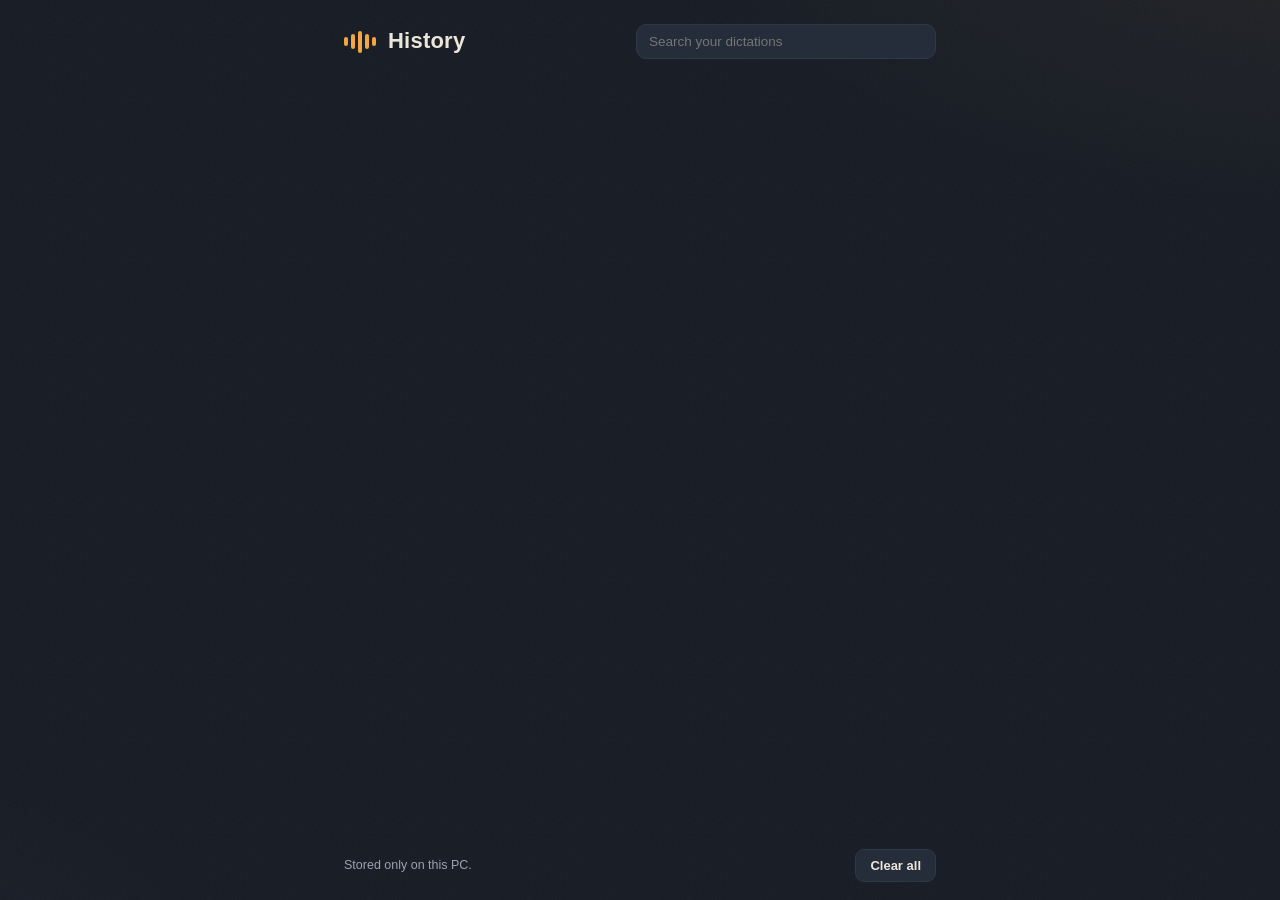
<file: ui/history.html>
<!doctype html>
<html lang="en">
<head>
  <meta charset="utf-8">
  <title>Saywell history</title>
  <link rel="stylesheet" href="base.css">
  <link rel="stylesheet" href="history.css">
</head>
<body class="window">
  <main>
    <header class="top rise">
      <div class="brand">
        <div class="mark" aria-hidden="true"><i></i><i></i><i></i><i></i><i></i></div>
        <h1>History</h1>
      </div>
      <input id="search" type="search" placeholder="Search your dictations" aria-label="Search history" autocomplete="off" spellcheck="false">
    </header>
    <p class="note rise" id="summary"></p>
    <ol class="list rise" id="list" aria-live="polite"></ol>
    <div class="empty rise" id="empty" hidden>
      <div class="mark big" aria-hidden="true"><i></i><i></i><i></i><i></i><i></i></div>
      <p id="empty-text">Nothing here yet. Your dictations will show up here.</p>
    </div>
    <button id="more" hidden>Show older</button>
    <footer class="foot rise">
      <span class="note">Stored only on this PC. <span id="retention"></span></span>
      <button id="clear" class="danger">Clear all</button>
    </footer>
  </main>
  <script src="keys.js"></script>
  <script src="history.js"></script>
</body>
</html>
</file>
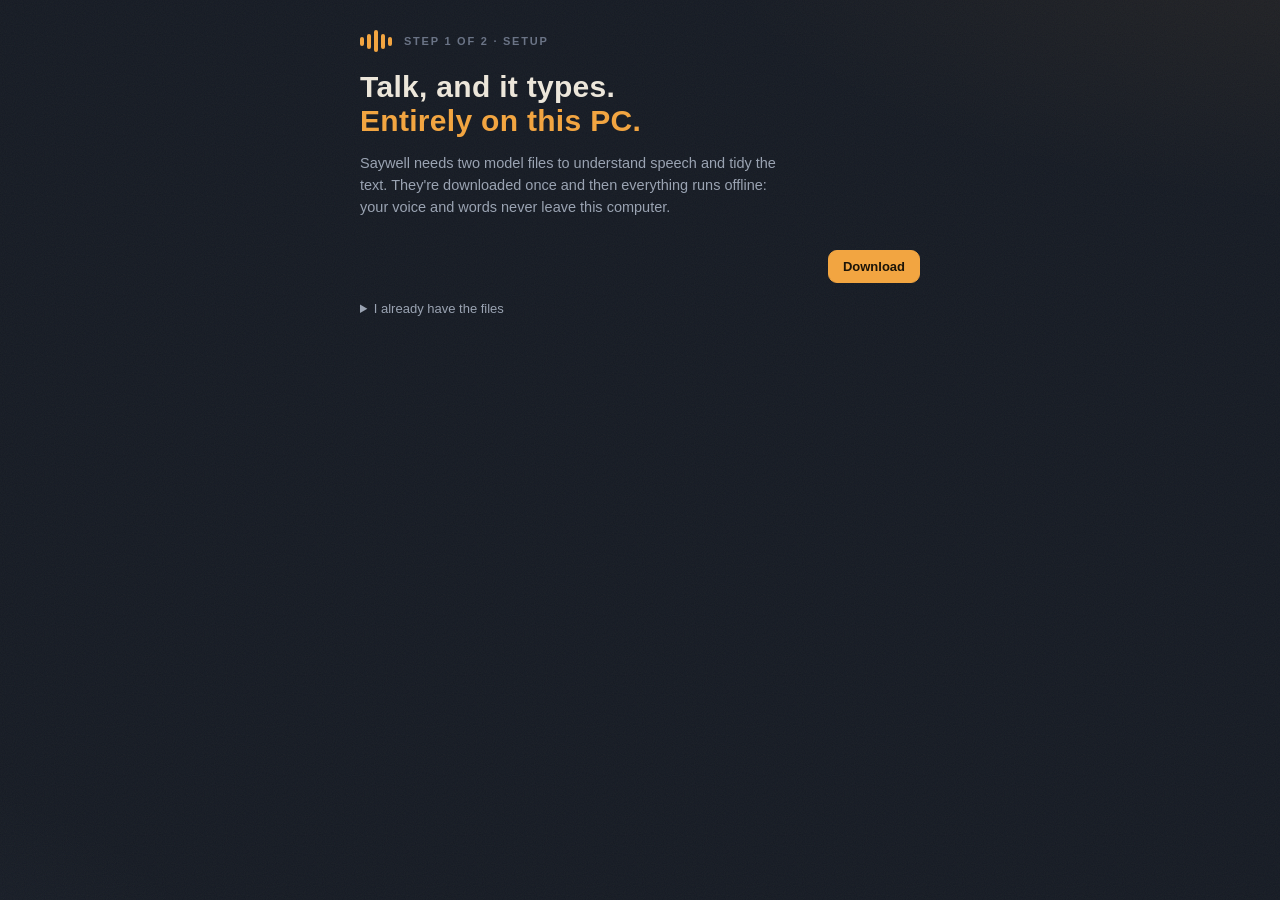
<file: ui/onboarding.html>
<!doctype html>
<html lang="en">
<head>
  <meta charset="utf-8">
  <title>Welcome to Saywell</title>
  <link rel="stylesheet" href="base.css">
  <link rel="stylesheet" href="onboarding.css">
</head>
<body class="window">
  <main>
    <header class="brand rise">
      <div class="mark" aria-hidden="true"><i></i><i></i><i></i><i></i><i></i></div>
      <div class="eyebrow" id="step-label">Step 1 of 2 · Setup</div>
    </header>

    <!-- Step 1: models -->
    <section id="step-models">
      <h1 class="rise">Talk, and it types.<br><span class="soft">Entirely on this PC.</span></h1>
      <p class="lede rise">Saywell needs two model files to understand speech and tidy the text. They're downloaded once and then everything runs offline: your voice and words never leave this computer.</p>

      <div class="models rise" id="models"></div>

      <div class="actions rise">
        <div class="note" id="total"></div>
        <div class="buttons">
          <button id="download" class="primary">Download</button>
          <button id="continue" class="primary" hidden>Continue</button>
        </div>
      </div>
      <div class="error" id="dl-error" role="alert"></div>
      <details class="manual rise">
        <summary>I already have the files</summary>
        <p class="note">Point Saywell at the folder that holds them:</p>
        <form class="folder" id="folder-form">
          <input id="folder" type="text" placeholder="e.g. D:\models" aria-label="Folder with the model files" autocomplete="off" spellcheck="false">
          <button type="submit">Use this folder</button>
        </form>
        <p class="note">Or copy them into <span class="path" id="models_dir"></span> and click <em>Check again</em>.</p>
        <div class="buttons"><button id="open-dir">Open folder</button><button id="recheck">Check again</button></div>
      </details>
    </section>

    <!-- Step 2: try it -->
    <section id="step-try" hidden>
      <h1 class="rise">Give it a try.</h1>
      <p class="lede rise">Click the box below. Then <b>hold <span class="keycap small" id="key"></span></b>, say a sentence, and let go.</p>
      <div class="engine rise"><span class="dot" id="engine-dot"></span><span id="engine">Loading the speech model…</span></div>
      <textarea id="try" class="rise" rows="5" placeholder="Your words will appear here."></textarea>
      <ul class="tips rise">
        <li><b>Double-tap</b> the key to keep talking hands-free; tap again to finish.</li>
        <li><b>Esc</b> cancels while you're talking.</li>
        <li>Change the key, microphone and more from the tray icon → <b>Settings</b>.</li>
      </ul>
      <div class="actions rise"><span></span><button id="done" class="primary">Done</button></div>
    </section>
  </main>
  <script src="keys.js"></script>
  <script src="onboarding.js"></script>
</body>
</html>
</file>
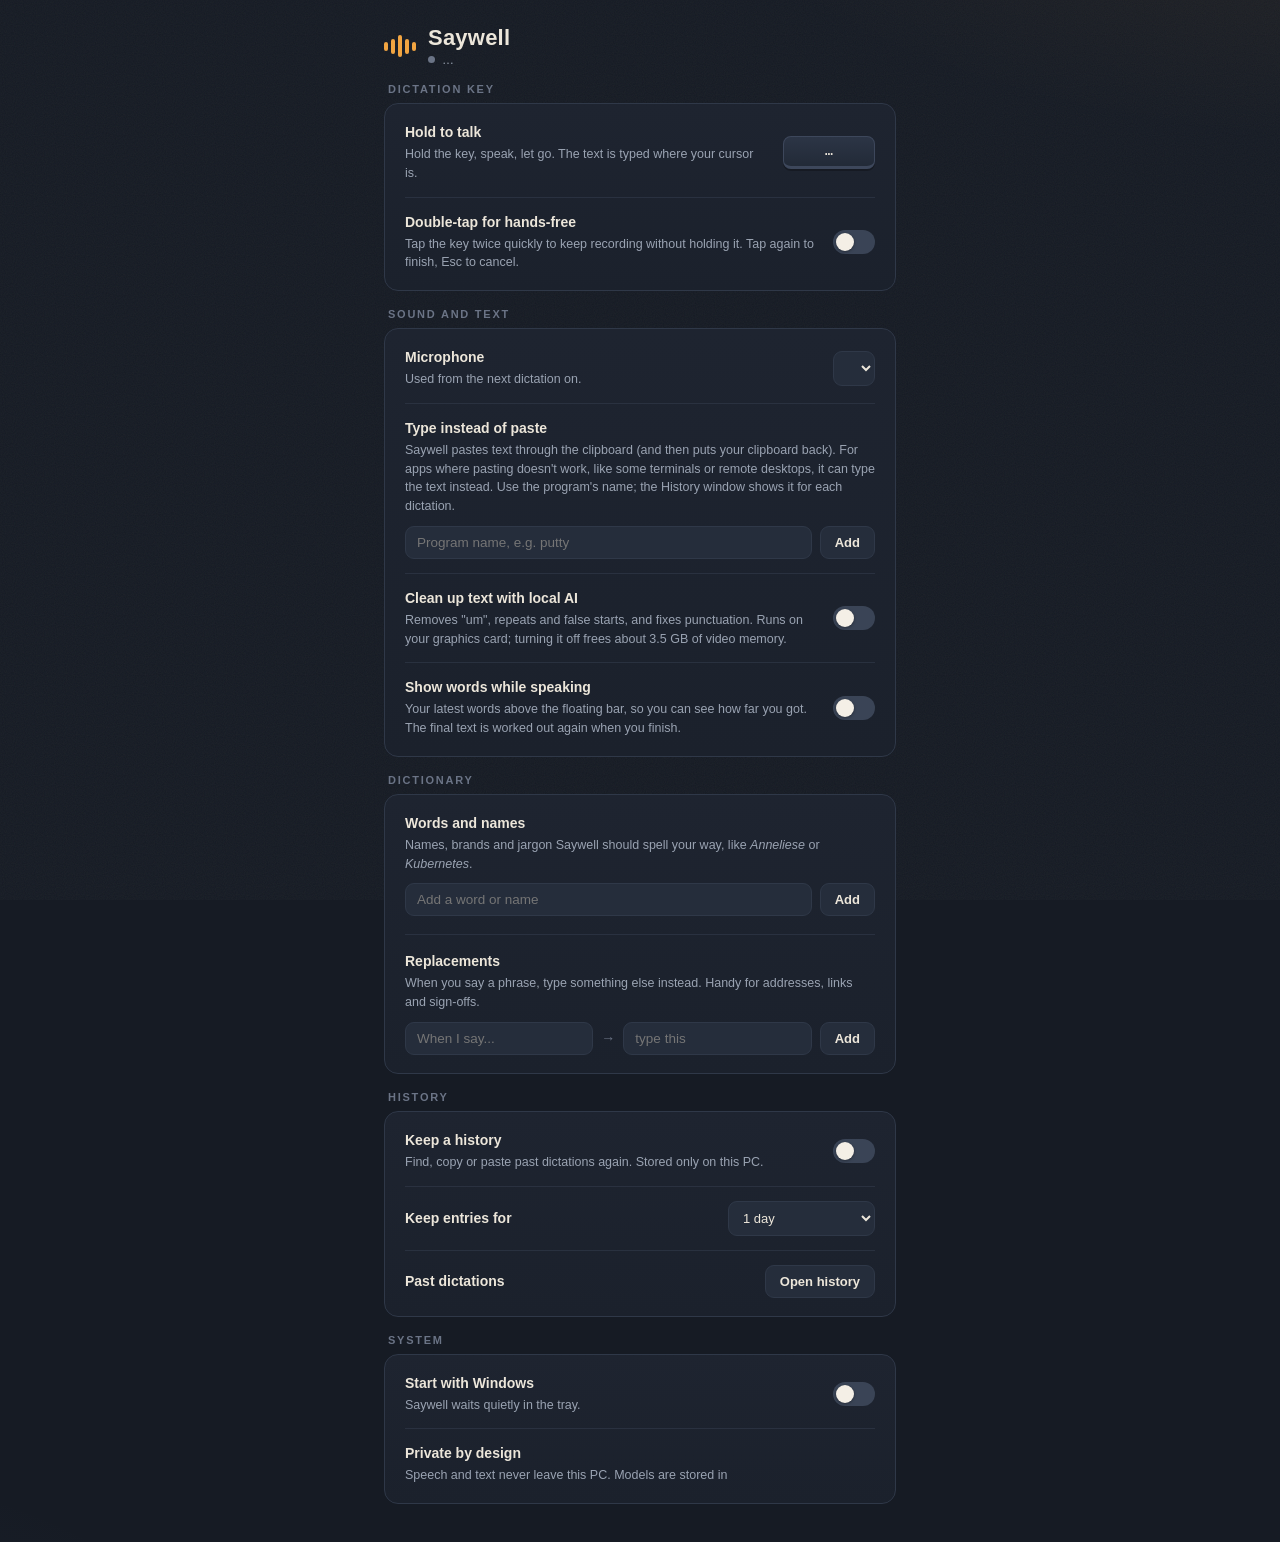
<file: ui/settings.html>
<!doctype html>
<html lang="en">
<head>
  <meta charset="utf-8">
  <title>Saywell settings</title>
  <link rel="stylesheet" href="base.css">
  <link rel="stylesheet" href="settings.css">
</head>
<body class="window">
  <main>
    <header class="brand rise">
      <div class="mark" aria-hidden="true"><i></i><i></i><i></i><i></i><i></i></div>
      <div>
        <h1>Saywell</h1>
        <div class="status" id="status">…</div>
      </div>
    </header>

    <section class="rise">
      <div class="eyebrow">Dictation key</div>
      <div class="card">
        <div class="row">
          <div>
            <div class="label">Hold to talk</div>
            <div class="desc" id="key-desc">Hold the key, speak, let go. The text is typed where your cursor is.</div>
          </div>
          <button class="keycap" id="keycap" title="Click, then press the key you want to use">…</button>
        </div>
        <div class="error" id="key-error" role="alert"></div>
        <div class="row">
          <div>
            <div class="label">Double-tap for hands-free</div>
            <div class="desc">Tap the key twice quickly to keep recording without holding it. Tap again to finish, Esc to cancel.</div>
          </div>
          <label class="switch"><input type="checkbox" id="double_tap_hands_free" aria-label="Double-tap for hands-free"></label>
        </div>
      </div>
    </section>

    <section class="rise">
      <div class="eyebrow">Sound and text</div>
      <div class="card">
        <div class="row">
          <div>
            <div class="label">Microphone</div>
            <div class="desc">Used from the next dictation on.</div>
          </div>
          <select id="mic" aria-label="Microphone"></select>
        </div>
        <div class="row column">
          <div>
            <div class="label">Type instead of paste</div>
            <div class="desc">Saywell pastes text through the clipboard (and then puts your clipboard back). For apps where pasting doesn't work, like some terminals or remote desktops, it can type the text instead. Use the program's name; the History window shows it for each dictation.</div>
          </div>
          <form class="adder" id="app-form">
            <input id="app-name" type="text" placeholder="Program name, e.g. putty" aria-label="Program name" autocomplete="off" spellcheck="false" maxlength="64">
            <button type="submit">Add</button>
          </form>
          <ul class="chips" id="type-apps"></ul>
          <div class="error" id="app-error" role="alert"></div>
        </div>
        <div class="row">
          <div>
            <div class="label">Clean up text with local AI</div>
            <div class="desc">Removes "um", repeats and false starts, and fixes punctuation. Runs on your graphics card; turning it off frees about 3.5&nbsp;GB of video memory.</div>
          </div>
          <label class="switch"><input type="checkbox" id="cleanup_enabled" aria-label="Clean up text with local AI"></label>
        </div>
        <div class="row">
          <div>
            <div class="label">Show words while speaking</div>
            <div class="desc">Your latest words above the floating bar, so you can see how far you got. The final text is worked out again when you finish.</div>
          </div>
          <label class="switch"><input type="checkbox" id="preview_caption" aria-label="Show words while speaking"></label>
        </div>
      </div>
    </section>

    <section class="rise">
      <div class="eyebrow">Dictionary</div>
      <div class="card">
        <div class="label">Words and names</div>
        <div class="desc">Names, brands and jargon Saywell should spell your way, like <i>Anneliese</i> or <i>Kubernetes</i>.</div>
        <form class="adder" id="term-form">
          <input id="term" type="text" placeholder="Add a word or name" aria-label="Add a word or name" autocomplete="off" spellcheck="false" maxlength="60">
          <button type="submit">Add</button>
        </form>
        <ul class="chips" id="terms"></ul>

        <div class="label sub">Replacements</div>
        <div class="desc">When you say a phrase, type something else instead. Handy for addresses, links and sign-offs.</div>
        <form class="adder rule" id="rule-form">
          <input id="find" type="text" placeholder="When I say..." aria-label="When I say" autocomplete="off" spellcheck="false">
          <span class="arrow" aria-hidden="true">&rarr;</span>
          <input id="replace" type="text" placeholder="type this" aria-label="Type this instead" autocomplete="off" spellcheck="false">
          <button type="submit">Add</button>
        </form>
        <ul class="rules" id="rules"></ul>
        <div class="error" id="dict-error" role="alert"></div>
      </div>
    </section>

    <section class="rise">
      <div class="eyebrow">History</div>
      <div class="card">
        <div class="row">
          <div>
            <div class="label">Keep a history</div>
            <div class="desc">Find, copy or paste past dictations again. Stored only on this PC.</div>
          </div>
          <label class="switch"><input type="checkbox" id="history_enabled" aria-label="Keep a history"></label>
        </div>
        <div class="row">
          <div>
            <div class="label">Keep entries for</div>
          </div>
          <select id="history_days" aria-label="Keep entries for">
            <option value="1">1 day</option>
            <option value="7">7 days</option>
            <option value="30">30 days</option>
            <option value="90">90 days</option>
            <option value="0">Until I delete them</option>
          </select>
        </div>
        <div class="row">
          <div><div class="label">Past dictations</div></div>
          <button id="open-history">Open history</button>
        </div>
      </div>
    </section>

    <section class="rise">
      <div class="eyebrow">System</div>
      <div class="card">
        <div class="row">
          <div>
            <div class="label">Start with Windows</div>
            <div class="desc">Saywell waits quietly in the tray.</div>
          </div>
          <label class="switch"><input type="checkbox" id="start_with_windows" aria-label="Start with Windows"></label>
        </div>
        <div class="row">
          <div>
            <div class="label">Private by design</div>
            <div class="desc">Speech and text never leave this PC. Models are stored in <span class="path" id="models_dir"></span></div>
          </div>
        </div>
      </div>
    </section>

    <footer class="note rise"><span id="saved" class="saved"></span><span id="version"></span></footer>
  </main>
  <script src="keys.js"></script>
  <script src="settings.js"></script>
</body>
</html>
</file>
<file: ui/base.css>
/* Saywell shared look: slate panels, one amber signal colour, fonts that ship with Windows 11. */
:root {
  --ink: #0f131a;
  --slate: #161b24;
  --panel: #1e2430;
  --panel-2: #252d3b;
  --line: #2f3848;
  --text: #ece6da;
  --muted: #9aa3b2;
  --faint: #6b7486;
  --amber: #f2a541;
  --amber-deep: #c97d1c;
  --amber-glow: rgba(242, 165, 65, 0.18);
  --coral: #ef7a5d;
  --ok: #8fc79a;
  --display: "Bahnschrift", "Segoe UI Variable Display", "Segoe UI", sans-serif;
  --body: "Segoe UI Variable Text", "Segoe UI", sans-serif;
  --mono: "Cascadia Mono", "Cascadia Code", Consolas, monospace;
  color-scheme: dark;
}

* { box-sizing: border-box; }

html, body { margin: 0; }

body.window {
  min-height: 100vh;
  background:
    radial-gradient(1200px 500px at 110% -10%, rgba(242, 165, 65, 0.07), transparent 60%),
    radial-gradient(800px 400px at -20% 110%, rgba(120, 140, 180, 0.06), transparent 60%),
    var(--slate);
  color: var(--text);
  font: 14px/1.5 var(--body);
  -webkit-font-smoothing: antialiased;
  user-select: none;
}

/* Fine grain so large dark areas don't look flat. */
body.window::before {
  content: "";
  position: fixed;
  inset: 0;
  pointer-events: none;
  opacity: 0.05;
  background-image: url("data:image/svg+xml;utf8,<svg xmlns='http://www.w3.org/2000/svg' width='160' height='160'><filter id='n'><feTurbulence type='fractalNoise' baseFrequency='0.9' numOctaves='2' stitchTiles='stitch'/></filter><rect width='100%' height='100%' filter='url(%23n)'/></svg>");
}

.brand {
  display: flex;
  align-items: center;
  gap: 12px;
}

/* The five-bar mark from the app icon. */
.mark { display: flex; align-items: center; gap: 3px; height: 22px; }
.mark i { display: block; width: 4px; border-radius: 2px; background: var(--amber); }
.mark i:nth-child(1), .mark i:nth-child(5) { height: 9px; }
.mark i:nth-child(2), .mark i:nth-child(4) { height: 15px; }
.mark i:nth-child(3) { height: 22px; }

h1 {
  margin: 0;
  font: 600 22px/1.1 var(--display);
  letter-spacing: 0.01em;
}

.eyebrow {
  font: 600 11px/1 var(--display);
  letter-spacing: 0.16em;
  text-transform: uppercase;
  color: var(--faint);
}

.card {
  background: linear-gradient(180deg, var(--panel), #1b212c);
  border: 1px solid var(--line);
  border-radius: 14px;
  padding: 18px 20px;
}

.row { display: flex; align-items: center; justify-content: space-between; gap: 16px; }
.row ~ .row { margin-top: 14px; padding-top: 14px; border-top: 1px solid rgba(47, 56, 72, 0.7); }
.row .label { font-weight: 600; }
.row .desc { color: var(--muted); font-size: 12.5px; margin-top: 2px; }

button {
  font: 600 13px/1 var(--body);
  color: var(--text);
  background: var(--panel-2);
  border: 1px solid var(--line);
  border-radius: 9px;
  padding: 9px 14px;
  cursor: pointer;
  transition: border-color 0.15s, background 0.15s, transform 0.05s;
}
button:hover { border-color: #46516a; }
button:active { transform: translateY(1px); }
button:focus-visible, select:focus-visible, input:focus-visible { outline: 2px solid var(--amber); outline-offset: 2px; }
button.primary { background: var(--amber); border-color: var(--amber); color: #1b1408; }
button.primary:hover { background: #f6b55e; }
button:disabled { opacity: 0.45; cursor: default; transform: none; }

select {
  font: 13px var(--body);
  color: var(--text);
  background: var(--panel-2);
  border: 1px solid var(--line);
  border-radius: 9px;
  padding: 8px 10px;
  max-width: 260px;
}

/* Toggle switch built on a checkbox. */
.switch { position: relative; flex: none; width: 42px; height: 24px; }
.switch input { appearance: none; margin: 0; width: 100%; height: 100%; border-radius: 12px; background: #3a4456; cursor: pointer; transition: background 0.18s; }
.switch input:checked { background: var(--amber); }
.switch::after {
  content: ""; position: absolute; top: 3px; left: 3px; width: 18px; height: 18px; border-radius: 50%;
  background: #f4efe6; pointer-events: none; transition: transform 0.18s cubic-bezier(.3,.7,.4,1);
  box-shadow: 0 1px 3px rgba(0,0,0,.35);
}
.switch:has(input:checked)::after { transform: translateX(18px); }

/* A physical-looking key cap. */
.keycap {
  display: inline-flex; align-items: center; justify-content: center;
  min-width: 92px; padding: 8px 14px; white-space: nowrap;
  font: 600 13px/1 var(--mono);
  color: var(--text);
  background: linear-gradient(180deg, #2c3546, #222a37);
  border: 1px solid #3d475b;
  border-bottom-width: 3px;
  border-radius: 8px;
  box-shadow: 0 2px 0 rgba(0,0,0,.25);
}
.keycap.listening { border-color: var(--amber); color: var(--amber); animation: pulse 1.1s ease-in-out infinite; }
@keyframes pulse { 50% { box-shadow: 0 0 0 5px var(--amber-glow); } }

.note { color: var(--muted); font-size: 12.5px; }
.error { color: var(--coral); font-size: 12.5px; min-height: 1em; }
code, .path { font: 12px var(--mono); color: var(--muted); word-break: break-all; user-select: text; }

@keyframes rise { from { opacity: 0; transform: translateY(8px); } to { opacity: 1; transform: none; } }
.rise { animation: rise 0.45s cubic-bezier(.2,.7,.3,1) both; }
.rise:nth-child(2) { animation-delay: 0.05s; }
.rise:nth-child(3) { animation-delay: 0.1s; }
.rise:nth-child(4) { animation-delay: 0.15s; }
.rise:nth-child(5) { animation-delay: 0.2s; }
.rise:nth-child(6) { animation-delay: 0.25s; }
@media (prefers-reduced-motion: reduce) { .rise, .keycap.listening { animation: none; } }
</file>
<file: ui/history.css>
main {
  max-width: 640px;
  margin: 0 auto;
  padding: 24px 24px 18px;
  display: flex;
  flex-direction: column;
  gap: 12px;
  min-height: 100vh;
}

.top { display: flex; align-items: center; justify-content: space-between; gap: 16px; }

input[type="search"] {
  flex: 1;
  max-width: 300px;
  font: 13.5px var(--body);
  color: var(--text);
  background: var(--panel-2);
  border: 1px solid var(--line);
  border-radius: 10px;
  padding: 9px 12px;
  user-select: text;
}
input[type="search"]:focus { outline: none; border-color: var(--amber); box-shadow: 0 0 0 3px var(--amber-glow); }

.list { list-style: none; margin: 0; padding: 0; display: flex; flex-direction: column; gap: 8px; }

/* Day headings between entries. */
.day {
  margin: 10px 4px 2px;
  font: 600 11px/1 var(--display);
  letter-spacing: 0.14em;
  text-transform: uppercase;
  color: var(--faint);
}

.entry {
  position: relative;
  padding: 12px 14px 12px 16px;
  background: linear-gradient(180deg, var(--panel), #1b212c);
  border: 1px solid var(--line);
  border-radius: 12px;
  transition: border-color 0.15s;
}
.entry:hover, .entry:focus-within { border-color: #46516a; }
.entry .text { font-size: 14px; line-height: 1.5; white-space: pre-wrap; word-break: break-word; user-select: text; }
.entry .meta { margin-top: 6px; display: flex; gap: 10px; font: 12px var(--mono); color: var(--faint); }
.entry .meta .app { color: var(--muted); }

.entry .actions {
  position: absolute;
  top: 8px;
  right: 8px;
  display: flex;
  gap: 4px;
  opacity: 0;
  transition: opacity 0.12s;
}
.entry:hover .actions, .entry:focus-within .actions { opacity: 1; }
.actions button { padding: 6px 10px; font-size: 12px; background: #2a3242; }
.actions button.flash { border-color: var(--ok); color: var(--ok); }

.empty { text-align: center; color: var(--muted); padding: 60px 0; }
.mark.big { justify-content: center; height: 34px; opacity: 0.5; margin-bottom: 10px; }
.mark.big i { width: 6px; }
.mark.big i:nth-child(1), .mark.big i:nth-child(5) { height: 14px; }
.mark.big i:nth-child(2), .mark.big i:nth-child(4) { height: 24px; }
.mark.big i:nth-child(3) { height: 34px; }

#more { align-self: center; }

.foot { margin-top: auto; padding-top: 8px; display: flex; justify-content: space-between; align-items: center; }
button.danger:hover { border-color: var(--coral); color: var(--coral); }
</file>
<file: ui/onboarding.css>
main {
  max-width: 620px;
  margin: 0 auto;
  padding: 30px 30px 24px;
  display: flex;
  flex-direction: column;
  gap: 18px;
}

section { display: flex; flex-direction: column; gap: 16px; }
section[hidden] { display: none; }

h1 { font-size: 30px; line-height: 1.12; font-weight: 600; }
h1 .soft { color: var(--amber); }
.lede { margin: 0; color: var(--muted); font-size: 14.5px; max-width: 52ch; }

.models { display: flex; flex-direction: column; gap: 10px; }

.model {
  display: grid;
  grid-template-columns: auto 1fr auto;
  align-items: center;
  gap: 4px 14px;
  padding: 14px 16px;
  background: linear-gradient(180deg, var(--panel), #1b212c);
  border: 1px solid var(--line);
  border-radius: 12px;
}
.model .name { font-weight: 600; }
.model .size { font: 12px var(--mono); color: var(--faint); text-align: right; }
.model .sub { grid-column: 2 / 4; font-size: 12.5px; color: var(--muted); }
.model .check { grid-row: 1 / 3; }
.model .check input { width: 17px; height: 17px; accent-color: var(--amber); }
.model.present .size { color: var(--ok); }

/* Progress as a segmented meter, echoing the level bars. */
.meterbar {
  grid-column: 1 / 4;
  height: 8px;
  margin-top: 8px;
  border-radius: 4px;
  background:
    repeating-linear-gradient(90deg, transparent 0 9px, var(--slate) 9px 11px),
    linear-gradient(90deg, var(--amber) var(--p, 0%), #2c3444 var(--p, 0%));
}
.model:not(.downloading):not(.failed) .meterbar { display: none; }
.model.failed .meterbar { background: repeating-linear-gradient(90deg, transparent 0 9px, var(--slate) 9px 11px), var(--coral); opacity: 0.5; }

.actions { display: flex; align-items: center; justify-content: space-between; gap: 12px; }
.buttons { display: flex; gap: 8px; }
.error:empty { display: none; }

.manual { color: var(--muted); font-size: 13px; }
.manual summary { cursor: pointer; width: max-content; }
.manual summary:hover { color: var(--text); }
.manual p { margin: 10px 0; }
.folder { display: flex; gap: 8px; }
.folder input {
  flex: 1; min-width: 0;
  font: 13px var(--mono); color: var(--text);
  background: var(--panel-2); border: 1px solid var(--line); border-radius: 9px; padding: 8px 11px;
  user-select: text;
}
.folder input:focus { outline: none; border-color: var(--amber); box-shadow: 0 0 0 3px var(--amber-glow); }

.keycap.small { min-width: 0; padding: 4px 9px; font-size: 12px; vertical-align: 1px; }

.engine { display: flex; align-items: center; gap: 9px; font: 500 12.5px var(--display); letter-spacing: 0.04em; color: var(--muted); }
.dot { width: 8px; height: 8px; border-radius: 50%; background: var(--amber); animation: blink 1s ease-in-out infinite; }
.dot.ready { background: var(--ok); animation: none; box-shadow: 0 0 0 3px rgba(143, 199, 154, 0.18); }
@keyframes blink { 50% { opacity: 0.3; } }

textarea {
  width: 100%;
  resize: vertical;
  font: 15px/1.55 var(--body);
  color: var(--text);
  background: #12161e;
  border: 1px solid var(--line);
  border-radius: 12px;
  padding: 14px 16px;
  user-select: text;
}
textarea:focus { outline: none; border-color: var(--amber); box-shadow: 0 0 0 3px var(--amber-glow); }

.tips { margin: 0; padding-left: 18px; color: var(--muted); font-size: 13px; display: flex; flex-direction: column; gap: 4px; }
.tips b { color: var(--text); font-weight: 600; }
</file>
<file: ui/settings.css>
main {
  max-width: 560px;
  margin: 0 auto;
  padding: 26px 24px 20px;
  display: flex;
  flex-direction: column;
  gap: 18px;
}

section .eyebrow { margin: 0 0 8px 4px; }

.status {
  margin-top: 4px;
  font: 500 12px/1 var(--display);
  letter-spacing: 0.05em;
  color: var(--muted);
}
.status::before {
  content: "";
  display: inline-block;
  width: 7px; height: 7px;
  margin-right: 7px;
  border-radius: 50%;
  background: var(--faint);
  vertical-align: 1px;
}
.status.ready::before { background: var(--ok); box-shadow: 0 0 0 3px rgba(143, 199, 154, 0.18); }
.status.busy::before { background: var(--amber); animation: blink 1s ease-in-out infinite; }
@keyframes blink { 50% { opacity: 0.3; } }

.row > div:first-child { min-width: 0; }
.card .error:empty { display: none; }
.card .error { margin-top: 8px; }

.row.column { flex-direction: column; align-items: stretch; gap: 0; }

/* Dictionary */
.card .label.sub { margin-top: 18px; padding-top: 16px; border-top: 1px solid rgba(47, 56, 72, 0.7); }
.card > .desc { color: var(--muted); font-size: 12.5px; margin-top: 2px; }
.adder { display: flex; gap: 8px; align-items: center; margin-top: 10px; }
.adder input {
  flex: 1;
  min-width: 0;
  font: 13.5px var(--body);
  color: var(--text);
  background: var(--panel-2);
  border: 1px solid var(--line);
  border-radius: 9px;
  padding: 8px 11px;
  user-select: text;
}
.adder input:focus { outline: none; border-color: var(--amber); box-shadow: 0 0 0 3px var(--amber-glow); }
.adder .arrow { color: var(--faint); }
.chips { list-style: none; margin: 10px 0 0; padding: 0; display: flex; flex-wrap: wrap; gap: 6px; }
.chips:empty { display: none; }
.chips li {
  display: inline-flex; align-items: center; gap: 6px;
  padding: 4px 4px 4px 11px;
  border-radius: 999px;
  background: rgba(242, 165, 65, 0.1);
  border: 1px solid rgba(242, 165, 65, 0.28);
  font-size: 13px;
}
.chips button, .rules button {
  padding: 2px 7px; border-radius: 999px; font-size: 12px; line-height: 1.2;
  background: transparent; border-color: transparent; color: var(--muted);
}
.chips button:hover, .rules button:hover { color: var(--coral); border-color: transparent; }
.rules { list-style: none; margin: 10px 0 0; padding: 0; display: flex; flex-direction: column; gap: 4px; }
.rules:empty { display: none; }
.rules li { display: grid; grid-template-columns: 1fr auto 1.4fr auto; gap: 10px; align-items: center; padding: 6px 4px 6px 10px; border-radius: 8px; background: rgba(255,255,255,0.02); font-size: 13px; }
.rules .find { color: var(--muted); }
.rules .to { color: var(--faint); }
.rules .rep { font-family: var(--mono); font-size: 12.5px; word-break: break-all; }

footer { display: flex; justify-content: space-between; padding: 0 4px; font-size: 12px; color: var(--faint); }
.saved { color: var(--ok); opacity: 0; transition: opacity 0.3s; }
.saved.show { opacity: 1; }

.card > .label { font-weight: 600; }
</file>
